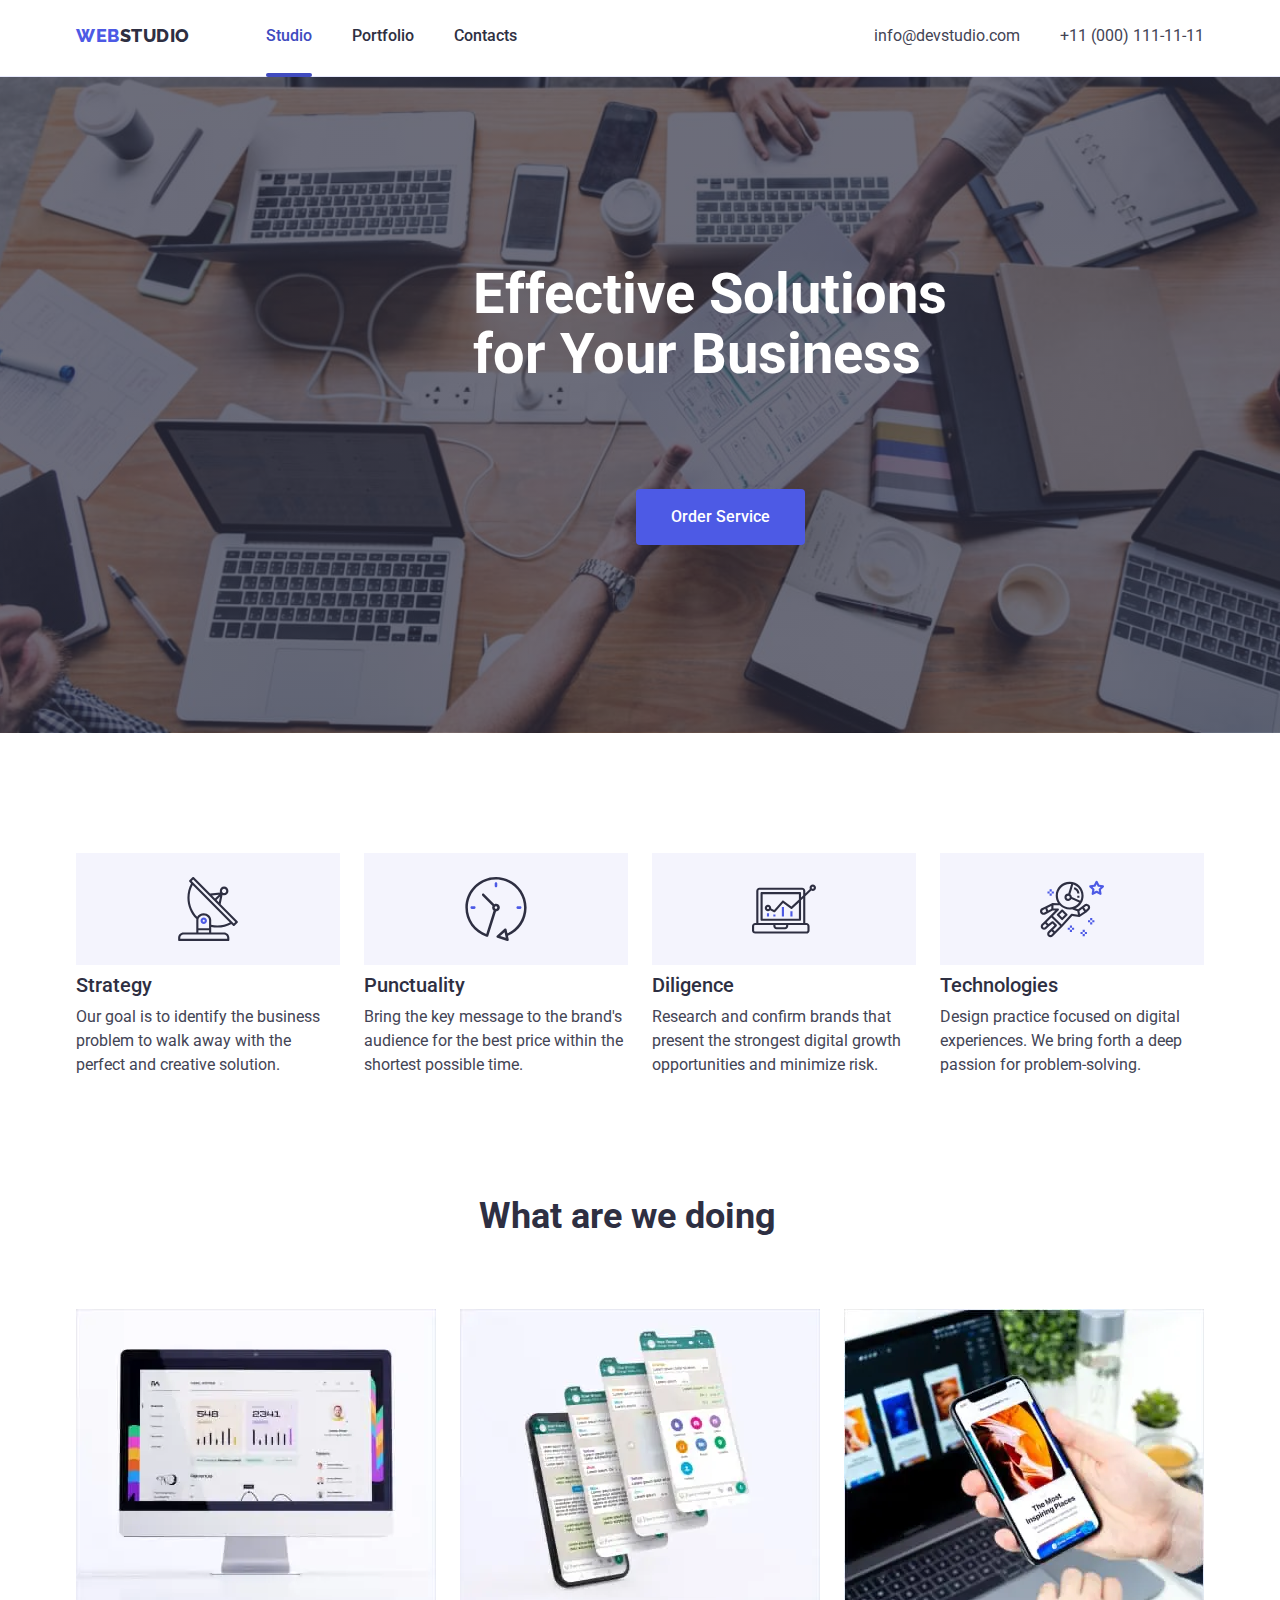
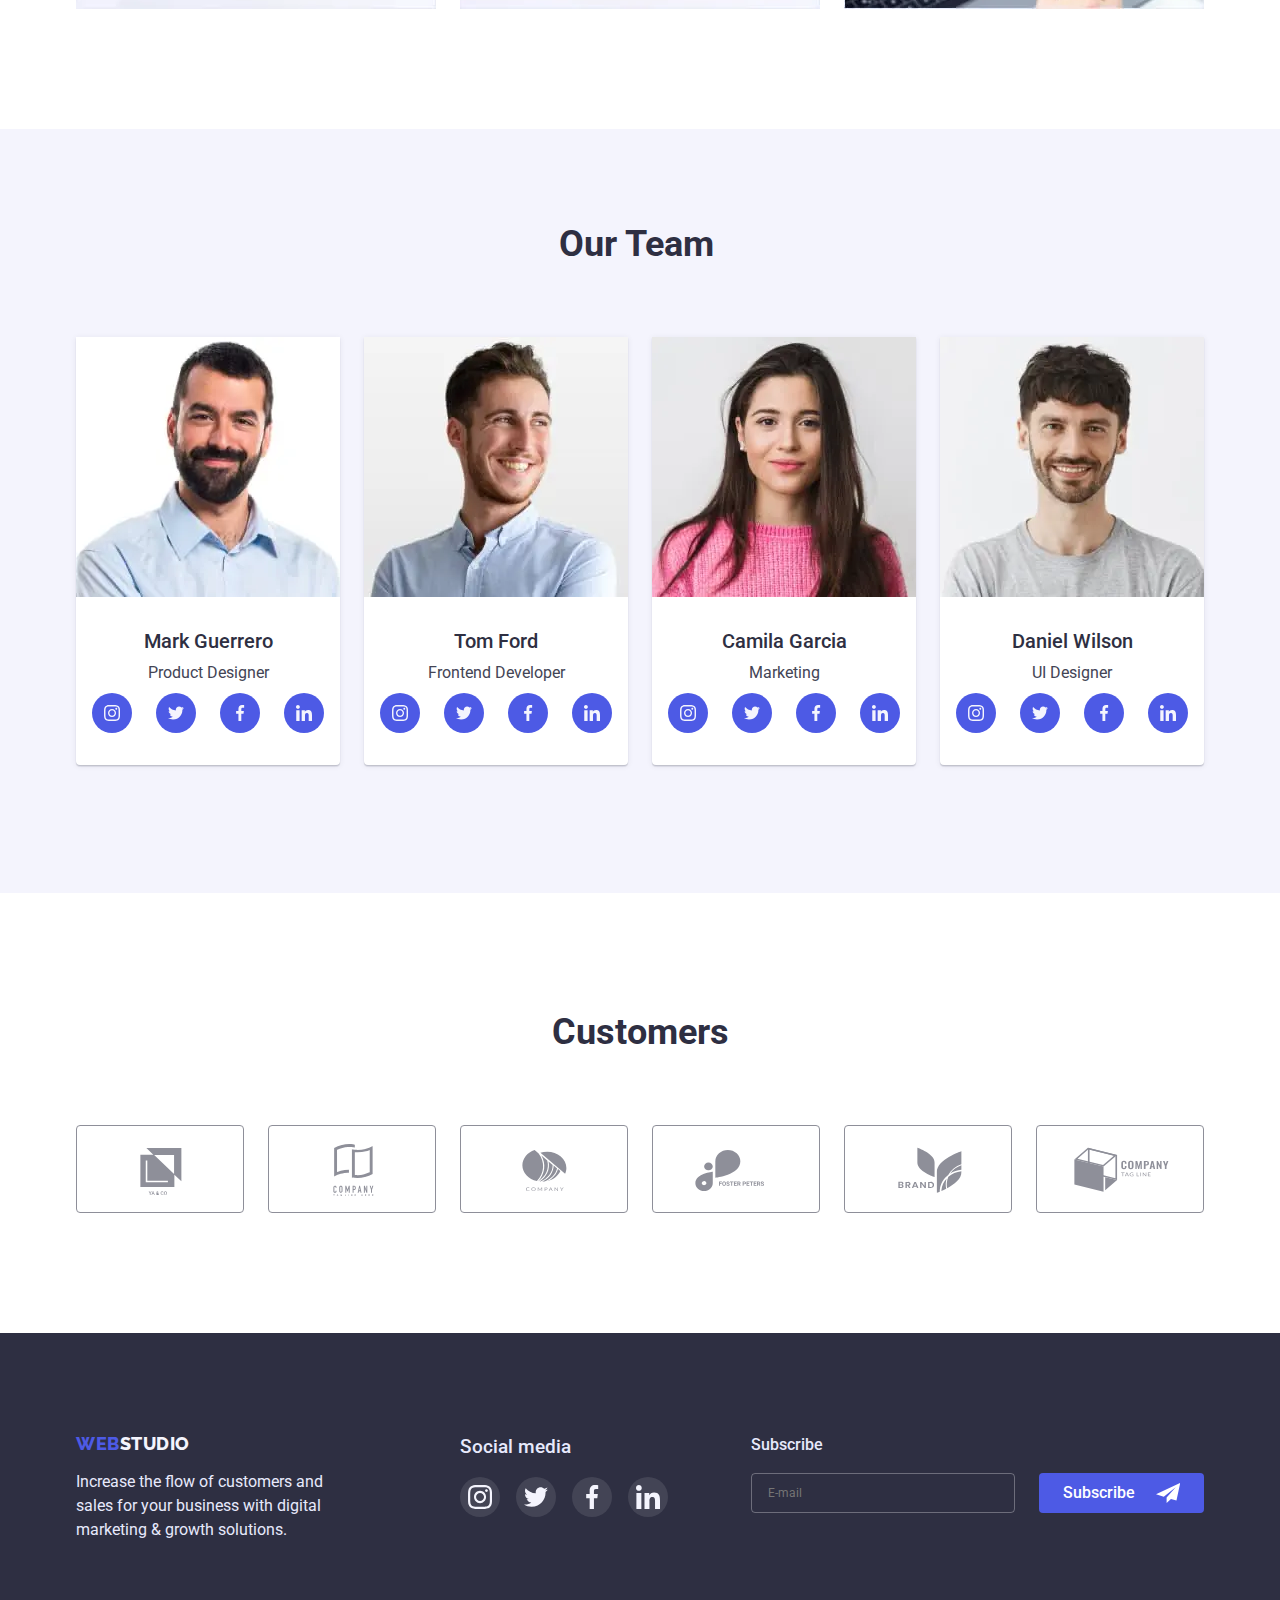
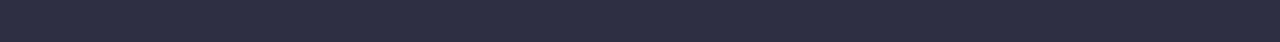
<file: index.html>
<!DOCTYPE html>
<html lang="en">
  <head>
    <meta charset="UTF-8" />
    <meta http-equiv="X-UA-Compatible" content="IE=edge" />
    <meta name="viewport" content="width=device-width, initial-scale=1.0" />
    <title>WebStudio</title>
    <link
      rel="stylesheet"
      href="https://cdn.jsdelivr.net/npm/modern-normalize@1.1.0/modern-normalize.min.css"
    />
    <link rel="preconnect" href="https://fonts.googleapis.com" />
    <link rel="preconnect" href="https://fonts.gstatic.com" crossorigin />
    <link
      href="https://fonts.googleapis.com/css2?family=Raleway:wght@800&family=Roboto:wght@400;500;700&display=swap"
      rel="stylesheet"
    />
    <link rel="stylesheet" href="./css/styles.css" />
    <link rel="stylesheet" href="./css/mobile.css" />
    <link rel="stylesheet" href="./css/tablet.css" />
    <link rel="stylesheet" href="./css/desktop.css" />
  </head>
  <body>
    <header class="header-section">
      <div class="container header">
        <nav class="navigation">
          <a class="logo-hdr logo" href="./index.html"
            ><span class="accent-logo">Web</span>Studio</a
          >
          <ul class="menu list">
            <li class="menu-item">
              <a href="./index.html" class="link menu-item-link current">Studio</a>
            </li>
            <li class="menu-item">
              <a href="./portfolio.html" class="link menu-item-link">Portfolio</a>
            </li>
            <li class="menu-item">
              <a href="#" class="link menu-item-link">Contacts</a>
            </li>
          </ul>
        </nav>

        <address>
          <ul class="contacts list">
            <li class="contact-item">
              <a href="mailto:info@devstudio.com" class="link contact-item-link">
                info@devstudio.com</a
              >
            </li>
            <li class="contact-item">
              <a href="tel:+110001111111" class="link contact-item-link"> +11 (000) 111-11-11</a>
            </li>
          </ul>
        </address>

        <button
          type="button"
          class="mobile-menu-btn js-open-menu"
          aria-expanded="false"
          aria-controls="mobile-menu"
        >
          <svg class="mobile-menu-icon">
            <use href="./images/icons.svg#icon-burger"></use>
          </svg>
        </button>
      </div>

      <div class="mobile-menu js-menu-container" id="mobile-menu">
        <div class="mobile-menu-container">
          <button class="mobile-menu-close-btn js-close-menu" type="button">
            <svg class="mobile-menu-close-icon">
              <use href="./images/icons.svg#icon-close"></use>
            </svg>
          </button>

          <nav class="mobile-menu-navigation">
            <ul class="mobile-menu-list list">
              <li class="mobile-menu-item">
                <a href="./index.html" class="link mobile-menu-item-link">Studio</a>
              </li>
              <li class="mobile-menu-item">
                <a href="./portfolio.html" class="link mobile-menu-item-link">Portfolio</a>
              </li>
              <li class="mobile-menu-item">
                <a href="#" class="link mobile-menu-item-link current">Contacts</a>
              </li>
            </ul>
          </nav>

          <address class="mobile-menu-contacts">
            <ul class="mobile-menu-contact-list list">
              <li class="mobile-menu-contact-item">
                <a href="tel:+110001111111" class="link mobile-menu-tel-link"
                  >+11 (000) 111-11-11</a
                >
              </li>
              <li class="mobile-menu-contact-item">
                <a href="mailto:info@devstudio.com" class="link mobile-menu-email-link">
                  info@devstudio.com</a
                >
              </li>
            </ul>
          </address>

          <ul class="mobile-menu-soc-list list">
            <li class="mobile-menu-soc-list-item">
              <a href="#" class="mobile-menu-soc-link link">
                <svg class="mobile-menu-soc-icon">
                  <use href="./images/icons.svg#icon-instagram"></use>
                </svg>
              </a>
            </li>
            <li class="mobile-menu-soc-list-item">
              <a href="#" class="mobile-menu-soc-link link">
                <svg class="mobile-menu-soc-icon">
                  <use href="./images/icons.svg#icon-twitter"></use>
                </svg>
              </a>
            </li>
            <li class="mobile-menu-soc-list-item">
              <a href="#" class="mobile-menu-soc-link link">
                <svg class="mobile-menu-soc-icon">
                  <use href="./images/icons.svg#icon-facebook"></use>
                </svg>
              </a>
            </li>
            <li class="mobile-menu-soc-list-item">
              <a href="#" class="mobile-menu-soc-link link">
                <svg class="mobile-menu-soc-icon">
                  <use href="./images/icons.svg#icon-linkedin"></use>
                </svg>
              </a>
            </li>
          </ul>
        </div>
      </div>
    </header>

    <main>
      <!-- Hero Section -->
      <section class="hero">
        <div class="container">
          <h1 class="title hero-title">Effective Solutions for Your Business</h1>
          <button class="modal-btn btn" data-modal-open type="button">Order Service</button>
        </div>
      </section>

      <!-- Features Section -->
      <section class="features-section">
        <div class="container">
          <h2 class="visually-hidden">Our Features</h2>
          <ul class="features-list list">
            <li class="feature-item">
              <div class="feature-item-icon-bcg">
                <svg class="feature-item-icon">
                  <use href="./images/icons.svg#icon-antenna"></use>
                </svg>
              </div>
              <h3 class="feature-item-title">Strategy</h3>
              <p class="feature-item-descr">
                Our goal is to identify the business problem to walk away with the perfect and
                creative solution.
              </p>
            </li>
            <li class="feature-item">
              <div class="feature-item-icon-bcg">
                <svg class="feature-item-icon">
                  <use href="./images/icons.svg#icon-clock"></use>
                </svg>
              </div>
              <h3 class="feature-item-title">Punctuality</h3>
              <p class="feature-item-descr">
                Bring the key message to the brand's audience for the best price within the shortest
                possible time.
              </p>
            </li>
            <li class="feature-item">
              <div class="feature-item-icon-bcg">
                <svg class="feature-item-icon">
                  <use href="./images/icons.svg#icon-diagram"></use>
                </svg>
              </div>
              <h3 class="feature-item-title">Diligence</h3>
              <p class="feature-item-descr">
                Research and confirm brands that present the strongest digital growth opportunities
                and minimize risk.
              </p>
            </li>
            <li class="feature-item">
              <div class="feature-item-icon-bcg">
                <svg class="feature-item-icon">
                  <use href="./images/icons.svg#icon-astronaut"></use>
                </svg>
              </div>
              <h3 class="feature-item-title">Technologies</h3>
              <p class="feature-item-descr">
                Design practice focused on digital experiences. We bring forth a deep passion for
                problem-solving.
              </p>
            </li>
          </ul>
        </div>
      </section>

      <!-- Service Section -->
      <section class="service-section section">
        <div class="container">
          <h2 class="title service-title">What are we doing</h2>
          <ul class="service-list list">
            <li class="service-item">
              <picture>
                <source srcset="./images/pc.webp 1x, ./images/pc-2x.webp 2x" type="image/webp" />
                <source srcset="./images/pc.jpg 1x, ./images/pc-2x.jpg 2x" type="image/jpeg" />
                <img src="./images/pc.jpg" alt="iMac" width="360" height="300" />
              </picture>
            </li>
            <li class="service-item">
              <picture>
                <source
                  srcset="./images/messenger.webp 1x, ./images/messenger-2x.webp 2x"
                  type="image/webp"
                />
                <source
                  srcset="./images/messenger.jpg 1x, ./images/messenger-2x.jpg 2x"
                  type="image/jpeg"
                />
                <img src="./images/messenger.jpg" alt="WhatsApp" width="360" height="300" />
              </picture>
            </li>
            <li class="service-item">
              <picture>
                <source srcset="./images/app.webp 1x, ./images/app-2x.webp 2x" type="image/webp" />
                <source srcset="./images/app.jpg 1x, ./images/app-2x.jpg 2x" type="image/jpeg" />
                <img src="./images/app.jpg" alt="iPhone and laptop" width="360" height="300" />
              </picture>
            </li>
          </ul>
        </div>
      </section>

      <!-- Team Section -->
      <section class="team-section">
        <div class="container">
          <h2 class="title team-title">Our Team</h2>
          <ul class="team-list list">
            <li class="team-mmbr">
              <picture>
                <source
                  srcset="./images/product-designer.webp 1x, ./images/product-designer-2x.webp 2x"
                  type="image/webp"
                />
                <source
                  srcset="./images/product-designer.jpg 1x, ./images/product-designer-2x.jpg 2x"
                  type="image/jpeg"
                />
                <img
                  src="./images/product-designer.jpg"
                  alt="Product Designer"
                  width="264"
                  height="260"
                />
              </picture>
              <div class="team-mmbr-descr">
                <h3 class="team-mmbr-name">Mark Guerrero</h3>
                <p class="team-mmbr-psn">Product Designer</p>
                <ul class="team-mmbr-soc-list list">
                  <li class="team-mmbr-soc-item">
                    <a href="" class="team-mmbr-soc-link link">
                      <svg class="team-mmbr-soc-icon">
                        <use href="./images/icons.svg#icon-instagram"></use>
                      </svg>
                    </a>
                  </li>
                  <li class="team-mmbr-soc-item">
                    <a href="" class="team-mmbr-soc-link link">
                      <svg class="team-mmbr-soc-icon">
                        <use href="./images/icons.svg#icon-twitter"></use>
                      </svg>
                    </a>
                  </li>
                  <li class="team-mmbr-soc-item">
                    <a href="" class="team-mmbr-soc-link link">
                      <svg class="team-mmbr-soc-icon">
                        <use href="./images/icons.svg#icon-facebook"></use>
                      </svg>
                    </a>
                  </li>
                  <li class="team-mmbr-soc-item">
                    <a href="" class="team-mmbr-soc-link link">
                      <svg class="team-mmbr-soc-icon">
                        <use href="./images/icons.svg#icon-linkedin"></use>
                      </svg>
                    </a>
                  </li>
                </ul>
              </div>
            </li>
            <li class="team-mmbr">
              <picture>
                <source
                  srcset="
                    ./images/frontend-developer.webp    1x,
                    ./images/frontend-developer-2x.webp 2x
                  "
                  type="image/webp"
                />
                <source
                  srcset="./images/frontend-developer.jpg 1x, ./images/frontend-developer-2x.jpg 2x"
                  type="image/jpeg"
                />
                <img
                  src="./images/frontend-developer.jpg"
                  alt="Frontend Developer"
                  width="264"
                  height="260"
                />
              </picture>
              <div class="team-mmbr-descr">
                <h3 class="team-mmbr-name">Tom Ford</h3>
                <p class="team-mmbr-psn">Frontend Developer</p>
                <ul class="team-mmbr-soc-list list">
                  <li class="team-mmbr-soc-item">
                    <a href="" class="team-mmbr-soc-link link">
                      <svg class="team-mmbr-soc-icon">
                        <use href="./images/icons.svg#icon-instagram"></use>
                      </svg>
                    </a>
                  </li>
                  <li class="team-mmbr-soc-item">
                    <a href="" class="team-mmbr-soc-link link">
                      <svg class="team-mmbr-soc-icon">
                        <use href="./images/icons.svg#icon-twitter"></use>
                      </svg>
                    </a>
                  </li>
                  <li class="team-mmbr-soc-item">
                    <a href="" class="team-mmbr-soc-link link">
                      <svg class="team-mmbr-soc-icon">
                        <use href="./images/icons.svg#icon-facebook"></use>
                      </svg>
                    </a>
                  </li>
                  <li class="team-mmbr-soc-item">
                    <a href="" class="team-mmbr-soc-link link">
                      <svg class="team-mmbr-soc-icon">
                        <use href="./images/icons.svg#icon-linkedin"></use>
                      </svg>
                    </a>
                  </li>
                </ul>
              </div>
            </li>
            <li class="team-mmbr">
              <picture>
                <source
                  srcset="./images/marketing.webp 1x, ./images/marketing-2x.webp 2x"
                  type="image/webp"
                />
                <source
                  srcset="./images/marketing.jpg 1x, ./images/marketing-2x.jpg 2x"
                  type="image/jpeg"
                />
                <img src="./images/marketing.jpg" alt="Marketing" width="264" height="260" />
              </picture>
              <div class="team-mmbr-descr">
                <h3 class="team-mmbr-name">Camila Garcia</h3>
                <p class="team-mmbr-psn">Marketing</p>
                <ul class="team-mmbr-soc-list list">
                  <li class="team-mmbr-soc-item">
                    <a href="" class="team-mmbr-soc-link link">
                      <svg class="team-mmbr-soc-icon">
                        <use href="./images/icons.svg#icon-instagram"></use>
                      </svg>
                    </a>
                  </li>
                  <li class="team-mmbr-soc-item">
                    <a href="" class="team-mmbr-soc-link link">
                      <svg class="team-mmbr-soc-icon">
                        <use href="./images/icons.svg#icon-twitter"></use>
                      </svg>
                    </a>
                  </li>
                  <li class="team-mmbr-soc-item">
                    <a href="" class="team-mmbr-soc-link link">
                      <svg class="team-mmbr-soc-icon">
                        <use href="./images/icons.svg#icon-facebook"></use>
                      </svg>
                    </a>
                  </li>
                  <li class="team-mmbr-soc-item">
                    <a href="" class="team-mmbr-soc-link link">
                      <svg class="team-mmbr-soc-icon">
                        <use href="./images/icons.svg#icon-linkedin"></use>
                      </svg>
                    </a>
                  </li>
                </ul>
              </div>
            </li>
            <li class="team-mmbr">
              <picture>
                <source
                  srcset="./images/ui-designer.webp 1x, ./images/ui-designer-2x.webp 2x"
                  type="image/webp"
                />
                <source
                  srcset="./images/ui-designer.jpg 1x, ./images/ui-designer-2x.jpg 2x"
                  type="image/jpeg"
                />
                <img src="./images/ui-designer.jpg" alt="UI Designer" width="264" height="260" />
              </picture>
              <div class="team-mmbr-descr">
                <h3 class="team-mmbr-name">Daniel Wilson</h3>
                <p class="team-mmbr-psn">UI Designer</p>
                <ul class="team-mmbr-soc-list list">
                  <li class="team-mmbr-soc-item">
                    <a href="" class="team-mmbr-soc-link link">
                      <svg class="team-mmbr-soc-icon">
                        <use href="./images/icons.svg#icon-instagram"></use>
                      </svg>
                    </a>
                  </li>
                  <li class="team-mmbr-soc-item">
                    <a href="" class="team-mmbr-soc-link link">
                      <svg class="team-mmbr-soc-icon">
                        <use href="./images/icons.svg#icon-twitter"></use>
                      </svg>
                    </a>
                  </li>
                  <li class="team-mmbr-soc-item">
                    <a href="" class="team-mmbr-soc-link link">
                      <svg class="team-mmbr-soc-icon">
                        <use href="./images/icons.svg#icon-facebook"></use>
                      </svg>
                    </a>
                  </li>
                  <li class="team-mmbr-soc-item">
                    <a href="" class="team-mmbr-soc-link link">
                      <svg class="team-mmbr-soc-icon">
                        <use href="./images/icons.svg#icon-linkedin"></use>
                      </svg>
                    </a>
                  </li>
                </ul>
              </div>
            </li>
          </ul>
        </div>
      </section>

      <!-- Customers Section -->
      <section class="customers-section">
        <div class="container">
          <h2 class="title customers-title">Customers</h2>
          <ul class="customers-list list">
            <li class="customer-item">
              <a href="" class="customer-link link">
                <svg class="customer-icon">
                  <use href="./images/icons.svg#icon-logo-1"></use>
                </svg>
              </a>
            </li>
            <li class="customer-item">
              <a href="" class="customer-link link">
                <svg class="customer-icon">
                  <use href="./images/icons.svg#icon-logo-2"></use>
                </svg>
              </a>
            </li>
            <li class="customer-item">
              <a href="" class="customer-link link">
                <svg class="customer-icon">
                  <use href="./images/icons.svg#icon-logo-3"></use>
                </svg>
              </a>
            </li>
            <li class="customer-item">
              <a href="" class="customer-link link">
                <svg class="customer-icon">
                  <use href="./images/icons.svg#icon-logo-4"></use>
                </svg>
              </a>
            </li>
            <li class="customer-item">
              <a href="" class="customer-link link">
                <svg class="customer-icon">
                  <use href="./images/icons.svg#icon-logo-5"></use>
                </svg>
              </a>
            </li>
            <li class="customer-item">
              <a href="" class="customer-link link">
                <svg class="customer-icon">
                  <use href="./images/icons.svg#icon-logo-6"></use>
                </svg>
              </a>
            </li>
          </ul>
        </div>
      </section>
    </main>

    <footer class="footer">
      <div class="container footer-content">
        <div class="footer-info">
          <a class="logo-ftr logo" href="./index.html"
            ><span class="accent-logo">Web</span>Studio</a
          >
          <p>
            Increase the flow of customers and sales for your business with digital marketing &
            growth solutions.
          </p>
        </div>
        <div class="footer-soc">
          <h3 class="footer-soc-title">Social media</h3>
          <ul class="footer-soc-list list">
            <li class="footer-soc-item">
              <a href="" class="footer-soc-link link">
                <svg class="footer-soc-icon">
                  <use href="./images/icons.svg#icon-instagram"></use>
                </svg>
              </a>
            </li>
            <li class="footer-soc-item">
              <a href="" class="footer-soc-link link">
                <svg class="footer-soc-icon">
                  <use href="./images/icons.svg#icon-twitter"></use>
                </svg>
              </a>
            </li>
            <li class="footer-soc-item">
              <a href="" class="footer-soc-link link">
                <svg class="footer-soc-icon">
                  <use href="./images/icons.svg#icon-facebook"></use>
                </svg>
              </a>
            </li>
            <li class="footer-soc-item">
              <a href="" class="footer-soc-link link">
                <svg class="footer-soc-icon">
                  <use href="./images/icons.svg#icon-linkedin"></use>
                </svg>
              </a>
            </li>
          </ul>
        </div>
        <form class="footer-form">
          <label>
            <span class="footer-form-label">Subscribe</span>
            <input
              type="email"
              name="subscribe-user-email"
              class="footer-form-input"
              placeholder="E-mail"
              required
            />
          </label>
          <button type="submit" class="footer-form-btn">
            Subscribe
            <svg class="footer-btn-icon">
              <use href="./images/icons.svg#icon-send"></use>
            </svg>
          </button>
        </form>
      </div>
    </footer>

    <div class="backdrop is-hidden" data-modal>
      <div class="modal">
        <button class="modal-close" data-modal-close type="button">
          <svg class="modal-close-icon">
            <use href="./images/icons.svg#icon-close"></use>
          </svg>
        </button>

        <p class="modal-form-title">Leave your contacts and we will call you back</p>
        <form class="modal-form">
          <label class="modal-input-field">
            <span class="modal-input-text">Name</span>
            <span class="modal-input-wrapper">
              <input type="text" name="user-name" class="modal-input" required />
              <svg class="modal-input-icon person">
                <use href="./images/icons.svg#icon-person"></use>
              </svg>
            </span>
          </label>

          <label class="modal-input-field">
            <span class="modal-input-text">Phone</span>
            <span class="modal-input-wrapper">
              <input type="tel" name="user-phone-number" class="modal-input" required />
              <svg class="modal-input-icon phone">
                <use href="./images/icons.svg#icon-phone"></use>
              </svg>
            </span>
          </label>

          <label class="modal-input-field">
            <span class="modal-input-text">Email</span>
            <span class="modal-input-wrapper">
              <input type="email" name="user-email" class="modal-input" required />
              <svg class="modal-input-icon envelop">
                <use href="./images/icons.svg#icon-envelop"></use>
              </svg>
            </span>
          </label>

          <label class="modal-comment-field">
            <span class="modal-comment-text">Comment</span>
            <textarea name="comment" placeholder="Text input" class="modal-comment"></textarea>
          </label>

          <input
            type="checkbox"
            id="modal-check-box"
            name="user-policy"
            class="modal-check visually-hidden"
            required
          />
          <label for="modal-check-box" class="modal-check-desc">
            <span class="modal-check-box-wrapper">
              <svg class="modal-check-box-icon">
                <use href="./images/icons.svg#icon-check"></use>
              </svg>
            </span>
            I accept the terms and conditions of the <a class="privacy-link">Privacy Policy</a>
          </label>

          <button type="submit" class="sbmt-btn btn">Send</button>
        </form>
      </div>
    </div>

    <script src="./js/mobile-menu.js"></script>
    <script src="./js/modal.js"></script>
  </body>
</html>
</file>
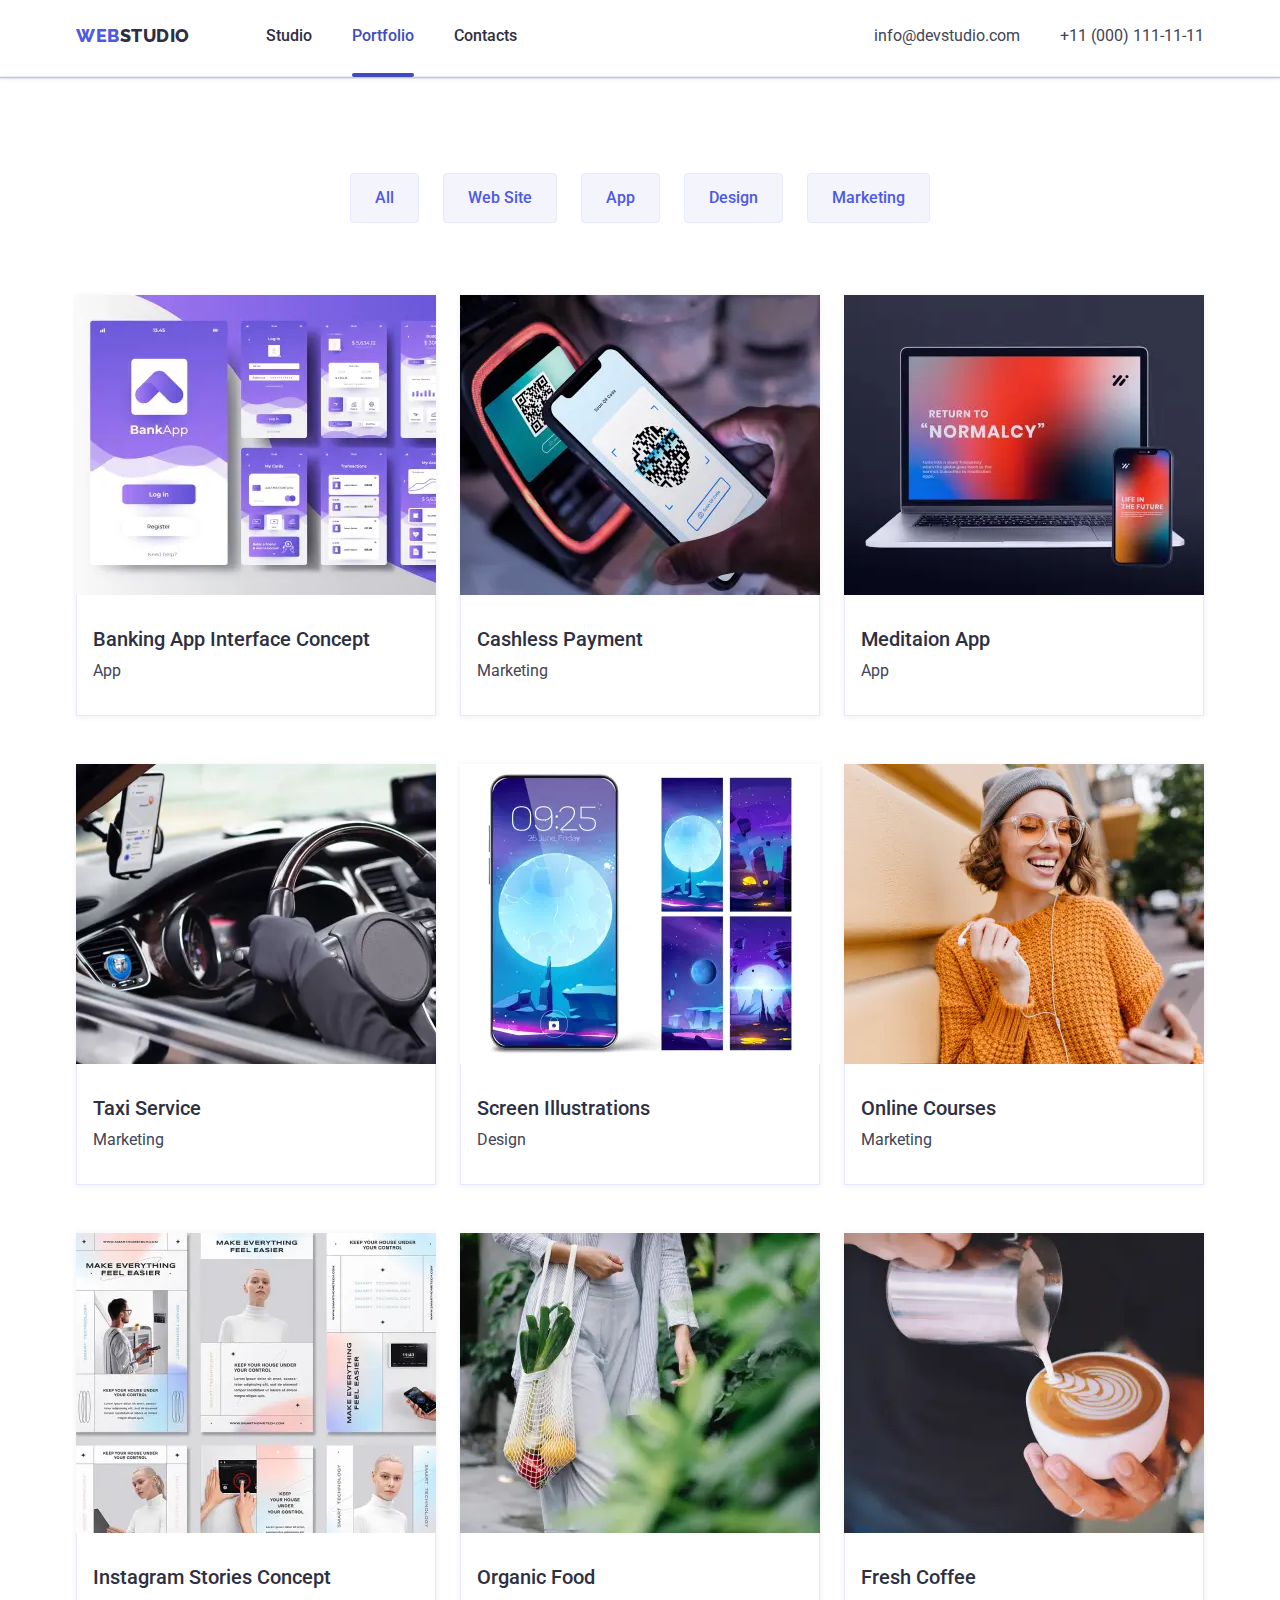
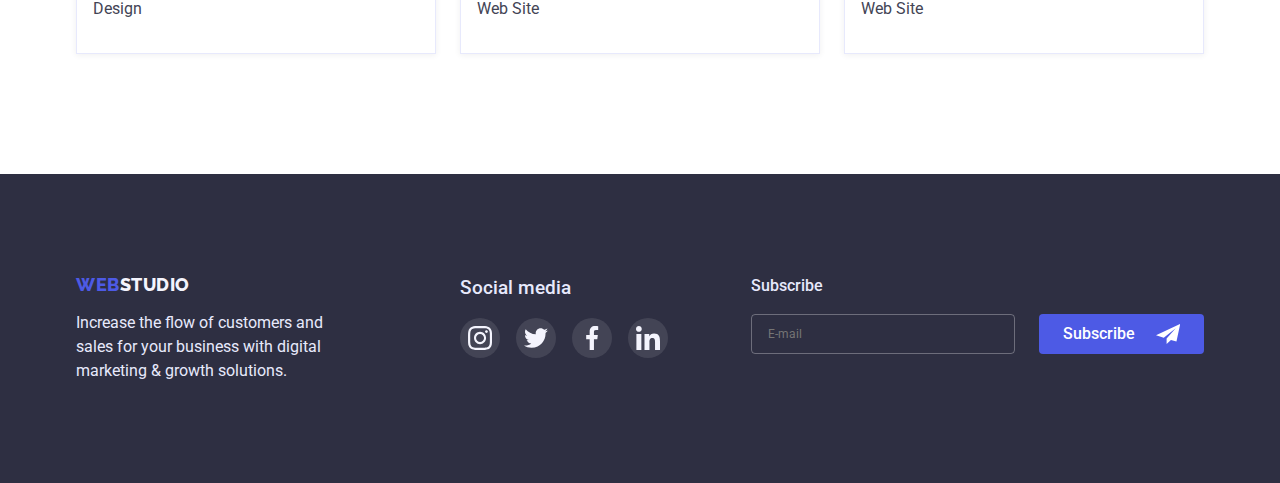
<file: portfolio.html>
<!DOCTYPE html>
<html lang="en">
  <head>
    <meta charset="UTF-8" />
    <meta http-equiv="X-UA-Compatible" content="IE=edge" />
    <meta name="viewport" content="width=device-width, initial-scale=1.0" />
    <title>Portfolio</title>
    <link
      rel="stylesheet"
      href="https://cdn.jsdelivr.net/npm/modern-normalize@1.1.0/modern-normalize.min.css"
    />
    <link rel="preconnect" href="https://fonts.googleapis.com" />
    <link rel="preconnect" href="https://fonts.gstatic.com" crossorigin />
    <link
      href="https://fonts.googleapis.com/css2?family=Raleway:wght@800&family=Roboto:wght@400;500;700&display=swap"
      rel="stylesheet"
    />
    <link rel="stylesheet" href="./css/styles.css" />
    <link rel="stylesheet" href="./css/mobile.css" />
    <link rel="stylesheet" href="./css/tablet.css" />
    <link rel="stylesheet" href="./css/desktop.css" />
  </head>
  <body>
    <header class="header-section">
      <div class="container header">
        <nav class="navigation">
          <a class="logo-hdr logo" href="./index.html"
            ><span class="accent-logo">Web</span>Studio</a
          >
          <ul class="menu list">
            <li class="menu-item">
              <a href="./index.html" class="link menu-item-link">Studio</a>
            </li>
            <li class="menu-item">
              <a href="./portfolio.html" class="link menu-item-link current">Portfolio</a>
            </li>
            <li class="menu-item">
              <a href="#" class="link menu-item-link">Contacts</a>
            </li>
          </ul>
        </nav>

        <address>
          <ul class="contacts list">
            <li class="contact-item">
              <a href="mailto:info@devstudio.com" class="link contact-item-link">
                info@devstudio.com</a
              >
            </li>
            <li class="contact-item">
              <a href="tel:+110001111111" class="link contact-item-link"> +11 (000) 111-11-11</a>
            </li>
          </ul>
        </address>

        <button
          type="button"
          class="mobile-menu-btn js-open-menu"
          aria-expanded="false"
          aria-controls="mobile-menu"
        >
          <svg class="mobile-menu-icon">
            <use href="./images/icons.svg#icon-burger"></use>
          </svg>
        </button>
      </div>

      <div class="mobile-menu js-menu-container" id="mobile-menu">
        <div class="mobile-menu-container">
          <button class="mobile-menu-close-btn js-close-menu" type="button">
            <svg class="mobile-menu-close-icon">
              <use href="./images/icons.svg#icon-close"></use>
            </svg>
          </button>

          <nav class="mobile-menu-navigation">
            <ul class="mobile-menu-list list">
              <li class="mobile-menu-item">
                <a href="./index.html" class="link mobile-menu-item-link">Studio</a>
              </li>
              <li class="mobile-menu-item">
                <a href="./portfolio.html" class="link mobile-menu-item-link">Portfolio</a>
              </li>
              <li class="mobile-menu-item">
                <a href="#" class="link mobile-menu-item-link current">Contacts</a>
              </li>
            </ul>
          </nav>

          <address class="mobile-menu-contacts">
            <ul class="mobile-menu-contact-list list">
              <li class="mobile-menu-contact-item">
                <a href="tel:+110001111111" class="link mobile-menu-tel-link"
                  >+11 (000) 111-11-11</a
                >
              </li>
              <li class="mobile-menu-contact-item">
                <a href="mailto:info@devstudio.com" class="link mobile-menu-email-link">
                  info@devstudio.com</a
                >
              </li>
            </ul>
          </address>

          <ul class="mobile-menu-soc-list list">
            <li class="mobile-menu-soc-list-item">
              <a href="#" class="mobile-menu-soc-link link">
                <svg class="mobile-menu-soc-icon">
                  <use href="./images/icons.svg#icon-instagram"></use>
                </svg>
              </a>
            </li>
            <li class="mobile-menu-soc-list-item">
              <a href="#" class="mobile-menu-soc-link link">
                <svg class="mobile-menu-soc-icon">
                  <use href="./images/icons.svg#icon-twitter"></use>
                </svg>
              </a>
            </li>
            <li class="mobile-menu-soc-list-item">
              <a href="#" class="mobile-menu-soc-link link">
                <svg class="mobile-menu-soc-icon">
                  <use href="./images/icons.svg#icon-facebook"></use>
                </svg>
              </a>
            </li>
            <li class="mobile-menu-soc-list-item">
              <a href="#" class="mobile-menu-soc-link link">
                <svg class="mobile-menu-soc-icon">
                  <use href="./images/icons.svg#icon-linkedin"></use>
                </svg>
              </a>
            </li>
          </ul>
        </div>
      </div>
    </header>

    <main>
      <section class="portfolio-section">
        <div class="container">
          <h1 class="visually-hidden">Our projects</h1>
          <ul class="filter list">
            <li class="filter-item">
              <button class="filter-btn" type="button">All</button>
            </li>
            <li class="filter-item">
              <button class="filter-btn" type="button">Web Site</button>
            </li>
            <li class="filter-item">
              <button class="filter-btn" type="button">App</button>
            </li>
            <li class="filter-item">
              <button class="filter-btn" type="button">Design</button>
            </li>
            <li class="filter-item">
              <button class="filter-btn" type="button">Marketing</button>
            </li>
          </ul>

          <ul class="project-list list">
            <li class="project-item">
              <a href="" class="project-item-link">
                <div class="project-item-wrap">
                  <picture>
                    <source
                      srcset="
                        ./images/bankapp-356.webp 356w,
                        ./images/bankapp-360.webp 360w,
                        ./images/bankapp-396.webp 396w,
                        ./images/bankapp-712.webp 712w,
                        ./images/bankapp-720.webp 720w,
                        ./images/bankapp-792.webp 792w
                      "
                      sizes="(min-width: 1200px) 360px, (min-width: 768px) 356px, (min-width: 480px) 396px, 100vw"
                      type="image/webp"
                    />
                    <source
                      srcset="
                        ./images/bankapp-356.jpg 356w,
                        ./images/bankapp-360.jpg 360w,
                        ./images/bankapp-396.jpg 396w,
                        ./images/bankapp-712.jpg 712w,
                        ./images/bankapp-720.jpg 720w,
                        ./images/bankapp-792.jpg 792w
                      "
                      sizes="(min-width: 1200px) 360px, (min-width: 768px) 356px, (min-width: 480px) 396px, 100vw"
                      type="image/jpeg"
                    />
                    <img src="./images/bankapp-360.jpg" alt="Banking App Interface Concept" />
                  </picture>
                  <p class="overlay-text">
                    14 Stylish and User-Friendly App Design Concepts · Task Manager App · Calorie
                    Tracker App · Exotic Fruit Ecommerce App · Cloud Storage App
                  </p>
                </div>
                <div class="project-item-descr">
                  <h2 class="project-item-name">Banking App Interface Concept</h2>
                  <p class="project-item-text">App</p>
                </div></a
              >
            </li>
            <li class="project-item">
              <a href="" class="project-item-link">
                <div class="project-item-wrap">
                  <picture>
                    <source
                      srcset="
                        ./images/cashless-payment-356.webp 356w,
                        ./images/cashless-payment-360.webp 360w,
                        ./images/cashless-payment-396.webp 396w,
                        ./images/cashless-payment-712.webp 712w,
                        ./images/cashless-payment-720.webp 720w,
                        ./images/cashless-payment-792.webp 792w
                      "
                      sizes="(min-width: 1200px) 360px, (min-width: 768px) 356px, (min-width: 480px) 396px, 100vw"
                      type="image/webp"
                    />
                    <source
                      srcset="
                        ./images/cashless-payment-356.jpg 356w,
                        ./images/cashless-payment-360.jpg 360w,
                        ./images/cashless-payment-396.jpg 396w,
                        ./images/cashless-payment-712.jpg 712w,
                        ./images/cashless-payment-720.jpg 720w,
                        ./images/cashless-payment-792.jpg 792w
                      "
                      sizes="(min-width: 1200px) 360px, (min-width: 768px) 356px, (min-width: 480px) 396px, 100vw"
                      type="image/jpeg"
                    />
                    <img src="./images/cashless-payment-360.jpg" alt="Cashless Payment" />
                  </picture>
                  <p class="overlay-text">
                    14 Stylish and User-Friendly App Design Concepts · Task Manager App · Calorie
                    Tracker App · Exotic Fruit Ecommerce App · Cloud Storage App
                  </p>
                </div>
                <div class="project-item-descr">
                  <h2 class="project-item-name">Cashless Payment</h2>
                  <p class="project-item-text">Marketing</p>
                </div></a
              >
            </li>
            <li class="project-item">
              <a href="" class="project-item-link">
                <div class="project-item-wrap">
                  <picture>
                    <source
                      srcset="
                        ./images/meditation-app-356.webp 356w,
                        ./images/meditation-app-360.webp 360w,
                        ./images/meditation-app-396.webp 396w,
                        ./images/meditation-app-712.webp 712w,
                        ./images/meditation-app-720.webp 720w,
                        ./images/meditation-app-792.webp 792w
                      "
                      sizes="(min-width: 1200px) 360px, (min-width: 768px) 356px, (min-width: 480px) 396px, 100vw"
                      type="image/webp"
                    />
                    <source
                      srcset="
                        ./images/meditation-app-356.jpg 356w,
                        ./images/meditation-app-360.jpg 360w,
                        ./images/meditation-app-396.jpg 396w,
                        ./images/meditation-app-712.jpg 712w,
                        ./images/meditation-app-720.jpg 720w,
                        ./images/meditation-app-792.jpg 792w
                      "
                      sizes="(min-width: 1200px) 360px, (min-width: 768px) 356px, (min-width: 480px) 396px, 100vw"
                      type="image/jpeg"
                    />
                    <img src="./images/meditation-app-360.jpg" alt="Meditaion App" />
                  </picture>
                  <p class="overlay-text">
                    14 Stylish and User-Friendly App Design Concepts · Task Manager App · Calorie
                    Tracker App · Exotic Fruit Ecommerce App · Cloud Storage App
                  </p>
                </div>
                <div class="project-item-descr">
                  <h2 class="project-item-name">Meditaion App</h2>
                  <p class="project-item-text">App</p>
                </div></a
              >
            </li>
            <li class="project-item">
              <a href="" class="project-item-link">
                <div class="project-item-wrap">
                  <picture>
                    <source
                      srcset="
                        ./images/taxi-service-356.webp 356w,
                        ./images/taxi-service-360.webp 360w,
                        ./images/taxi-service-396.webp 396w,
                        ./images/taxi-service-712.webp 712w,
                        ./images/taxi-service-720.webp 720w,
                        ./images/taxi-service-792.webp 792w
                      "
                      sizes="(min-width: 1200px) 360px, (min-width: 768px) 356px, (min-width: 480px) 396px, 100vw"
                      type="image/webp"
                    />
                    <source
                      srcset="
                        ./images/taxi-service-356.jpg 356w,
                        ./images/taxi-service-360.jpg 360w,
                        ./images/taxi-service-396.jpg 396w,
                        ./images/taxi-service-712.jpg 712w,
                        ./images/taxi-service-720.jpg 720w,
                        ./images/taxi-service-792.jpg 792w
                      "
                      sizes="(min-width: 1200px) 360px, (min-width: 768px) 356px, (min-width: 480px) 396px, 100vw"
                      type="image/jpeg"
                    />
                    <img src="./images/taxi-service-360.jpg" alt="Taxi Service" />
                  </picture>
                  <p class="overlay-text">
                    14 Stylish and User-Friendly App Design Concepts · Task Manager App · Calorie
                    Tracker App · Exotic Fruit Ecommerce App · Cloud Storage App
                  </p>
                </div>
                <div class="project-item-descr">
                  <h2 class="project-item-name">Taxi Service</h2>
                  <p class="project-item-text">Marketing</p>
                </div></a
              >
            </li>
            <li class="project-item">
              <a href="" class="project-item-link">
                <div class="project-item-wrap">
                  <picture>
                    <source
                      srcset="
                        ./images/screen-356.webp 356w,
                        ./images/screen-360.webp 360w,
                        ./images/screen-396.webp 396w,
                        ./images/screen-712.webp 712w,
                        ./images/screen-720.webp 720w,
                        ./images/screen-792.webp 792w
                      "
                      sizes="(min-width: 1200px) 360px, (min-width: 768px) 356px, (min-width: 480px) 396px, 100vw"
                      type="image/webp"
                    />
                    <source
                      srcset="
                        ./images/screen-356.jpg 356w,
                        ./images/screen-360.jpg 360w,
                        ./images/screen-396.jpg 396w,
                        ./images/screen-712.jpg 712w,
                        ./images/screen-720.jpg 720w,
                        ./images/screen-792.jpg 792w
                      "
                      sizes="(min-width: 1200px) 360px, (min-width: 768px) 356px, (min-width: 480px) 396px, 100vw"
                      type="image/jpeg"
                    />
                    <img src="./images/screen-360.jpg" alt="Screen Illustrations" />
                  </picture>
                  <p class="overlay-text">
                    14 Stylish and User-Friendly App Design Concepts · Task Manager App · Calorie
                    Tracker App · Exotic Fruit Ecommerce App · Cloud Storage App
                  </p>
                </div>
                <div class="project-item-descr">
                  <h2 class="project-item-name">Screen Illustrations</h2>
                  <p class="project-item-text">Design</p>
                </div></a
              >
            </li>
            <li class="project-item">
              <a href="" class="project-item-link">
                <div class="project-item-wrap">
                  <picture>
                    <source
                      srcset="
                        ./images/courses-356.webp 356w,
                        ./images/courses-360.webp 360w,
                        ./images/courses-396.webp 396w,
                        ./images/courses-712.webp 712w,
                        ./images/courses-720.webp 720w,
                        ./images/courses-792.webp 792w
                      "
                      sizes="(min-width: 1200px) 360px, (min-width: 768px) 356px, (min-width: 480px) 396px, 100vw"
                      type="image/webp"
                    />
                    <source
                      srcset="
                        ./images/courses-356.jpg 356w,
                        ./images/courses-360.jpg 360w,
                        ./images/courses-396.jpg 396w,
                        ./images/courses-712.jpg 712w,
                        ./images/courses-720.jpg 720w,
                        ./images/courses-792.jpg 792w
                      "
                      sizes="(min-width: 1200px) 360px, (min-width: 768px) 356px, (min-width: 480px) 396px, 100vw"
                      type="image/jpeg"
                    />
                    <img src="./images/courses-360.jpg" alt="Online Courses" />
                  </picture>
                  <p class="overlay-text">
                    14 Stylish and User-Friendly App Design Concepts · Task Manager App · Calorie
                    Tracker App · Exotic Fruit Ecommerce App · Cloud Storage App
                  </p>
                </div>
                <div class="project-item-descr">
                  <h2 class="project-item-name">Online Courses</h2>
                  <p class="project-item-text">Marketing</p>
                </div></a
              >
            </li>
            <li class="project-item">
              <a href="" class="project-item-link">
                <div class="project-item-wrap">
                  <picture>
                    <source
                      srcset="
                        ./images/instagram-stories-356.webp 356w,
                        ./images/instagram-stories-360.webp 360w,
                        ./images/instagram-stories-396.webp 396w,
                        ./images/instagram-stories-712.webp 712w,
                        ./images/instagram-stories-720.webp 720w,
                        ./images/instagram-stories-792.webp 792w
                      "
                      sizes="(min-width: 1200px) 360px, (min-width: 768px) 356px, (min-width: 480px) 396px, 100vw"
                      type="image/webp"
                    />
                    <source
                      srcset="
                        ./images/instagram-stories-356.jpg 356w,
                        ./images/instagram-stories-360.jpg 360w,
                        ./images/instagram-stories-396.jpg 396w,
                        ./images/instagram-stories-712.jpg 712w,
                        ./images/instagram-stories-720.jpg 720w,
                        ./images/instagram-stories-792.jpg 792w
                      "
                      sizes="(min-width: 1200px) 360px, (min-width: 768px) 356px, (min-width: 480px) 396px, 100vw"
                      type="image/jpeg"
                    />
                    <img src="./images/instagram-stories-360.jpg" alt="Instagram Stories Concept" />
                  </picture>
                  <p class="overlay-text">
                    14 Stylish and User-Friendly App Design Concepts · Task Manager App · Calorie
                    Tracker App · Exotic Fruit Ecommerce App · Cloud Storage App
                  </p>
                </div>
                <div class="project-item-descr">
                  <h2 class="project-item-name">Instagram Stories Concept</h2>
                  <p class="project-item-text">Design</p>
                </div></a
              >
            </li>
            <li class="project-item">
              <a href="" class="project-item-link">
                <div class="project-item-wrap">
                  <picture>
                    <source
                      srcset="
                        ./images/organic-food-356.webp 356w,
                        ./images/organic-food-360.webp 360w,
                        ./images/organic-food-396.webp 396w,
                        ./images/organic-food-712.webp 712w,
                        ./images/organic-food-720.webp 720w,
                        ./images/organic-food-792.webp 792w
                      "
                      sizes="(min-width: 1200px) 360px, (min-width: 768px) 356px, (min-width: 480px) 396px, 100vw"
                      type="image/webp"
                    />
                    <source
                      srcset="
                        ./images/organic-food-356.jpg 356w,
                        ./images/organic-food-360.jpg 360w,
                        ./images/organic-food-396.jpg 396w,
                        ./images/organic-food-712.jpg 712w,
                        ./images/organic-food-720.jpg 720w,
                        ./images/organic-food-792.jpg 792w
                      "
                      sizes="(min-width: 1200px) 360px, (min-width: 768px) 356px, (min-width: 480px) 396px, 100vw"
                      type="image/jpeg"
                    />
                    <img src="./images/organic-food-360.jpg" alt="Organic Food" />
                  </picture>
                  <p class="overlay-text">
                    14 Stylish and User-Friendly App Design Concepts · Task Manager App · Calorie
                    Tracker App · Exotic Fruit Ecommerce App · Cloud Storage App
                  </p>
                </div>
                <div class="project-item-descr">
                  <h2 class="project-item-name">Organic Food</h2>
                  <p class="project-item-text">Web Site</p>
                </div></a
              >
            </li>
            <li class="project-item">
              <a href="" class="project-item-link">
                <div class="project-item-wrap">
                  <picture>
                    <source
                      srcset="
                        ./images/cofee-356.webp 356w,
                        ./images/cofee-360.webp 360w,
                        ./images/cofee-396.webp 396w,
                        ./images/cofee-712.webp 712w,
                        ./images/cofee-720.webp 720w,
                        ./images/cofee-792.webp 792w
                      "
                      sizes="(min-width: 1200px) 360px, (min-width: 768px) 356px, (min-width: 480px) 396px, 100vw"
                      type="image/webp"
                    />
                    <source
                      srcset="
                        ./images/cofee-356.jpg 356w,
                        ./images/cofee-360.jpg 360w,
                        ./images/cofee-396.jpg 396w,
                        ./images/cofee-712.jpg 712w,
                        ./images/cofee-720.jpg 720w,
                        ./images/cofee-792.jpg 792w
                      "
                      sizes="(min-width: 1200px) 360px, (min-width: 768px) 356px, (min-width: 480px) 396px, 100vw"
                      type="image/jpeg"
                    />
                    <img src="./images/cofee-360.jpg" alt="Fresh Coffee" />
                  </picture>
                  <p class="overlay-text">
                    14 Stylish and User-Friendly App Design Concepts · Task Manager App · Calorie
                    Tracker App · Exotic Fruit Ecommerce App · Cloud Storage App
                  </p>
                </div>
                <div class="project-item-descr">
                  <h2 class="project-item-name">Fresh Coffee</h2>
                  <p class="project-item-text">Web Site</p>
                </div></a
              >
            </li>
          </ul>
        </div>
      </section>
    </main>

    <footer class="footer">
      <div class="container footer-content">
        <div class="footer-info">
          <a class="logo-ftr logo" href="./index.html"
            ><span class="accent-logo">Web</span>Studio</a
          >
          <p>
            Increase the flow of customers and sales for your business with digital marketing &
            growth solutions.
          </p>
        </div>
        <div class="footer-soc">
          <h3 class="footer-soc-title">Social media</h3>
          <ul class="footer-soc-list list">
            <li class="footer-soc-item">
              <a href="" class="footer-soc-link link">
                <svg class="footer-soc-icon">
                  <use href="./images/icons.svg#icon-instagram"></use>
                </svg>
              </a>
            </li>
            <li class="footer-soc-item">
              <a href="" class="footer-soc-link link">
                <svg class="footer-soc-icon">
                  <use href="./images/icons.svg#icon-twitter"></use>
                </svg>
              </a>
            </li>
            <li class="footer-soc-item">
              <a href="" class="footer-soc-link link">
                <svg class="footer-soc-icon">
                  <use href="./images/icons.svg#icon-facebook"></use>
                </svg>
              </a>
            </li>
            <li class="footer-soc-item">
              <a href="" class="footer-soc-link link">
                <svg class="footer-soc-icon">
                  <use href="./images/icons.svg#icon-linkedin"></use>
                </svg>
              </a>
            </li>
          </ul>
        </div>
        <form class="footer-form">
          <label>
            <span class="footer-form-label">Subscribe</span>
            <input
              type="email"
              name="subscribe-user-email"
              class="footer-form-input"
              placeholder="E-mail"
              required
            />
          </label>
          <button type="submit" class="footer-form-btn">
            Subscribe
            <svg class="footer-btn-icon">
              <use href="./images/icons.svg#icon-send"></use>
            </svg>
          </button>
        </form>
      </div>
    </footer>
    <script src="./js/mobile-menu.js"></script>
  </body>
</html>
</file>
<file: css/styles.css>
:root {
  --primary-font-family: "Roboto", sans-serif;
  --logo-font-family: "Raleway", sans-serif;
  --primary-brand-color: #4d5ae5;
  --pressed-state-color: #404bbf;
  --dark-color: #2e2f42;
  --success-color: #31d0aa;
  --text-color: #434455;
  --subtle-text-color: #8e8f99;
  --accent-color: #e7e9fc;
  --light-color: #f4f4fd;
  --background-color-hero: rgba(46, 47, 66, 0.7);
  --transition-dur-and-func: 250ms cubic-bezier(0.4, 0, 0.2, 1);
  --background-color-backdrop: rgba(46, 47, 66, 0.4);
  --background-color-modal: #fcfcfc;
  --modal-input-border: rgba(33, 33, 33, 0.2);
}

/* =============== COMPONENTS =============== */
h1,
h2,
h3,
p {
  margin-top: 0;
  margin-bottom: 0;
}

ul {
  margin-top: 0;
  margin-bottom: 0;
  padding-left: 0;
}

body {
  font-family: var(--primary-font-family);
  color: var(--text-color);
}

img {
  display: block;
  max-width: 100%;
  height: auto;
}

.link {
  text-decoration: none;
  font-style: normal;
  color: inherit;
  transition: color var(--transition-dur-and-func);
}

.list {
  list-style: none;
}

.link:is(:hover, :focus) {
  color: var(--pressed-state-color);
}

.btn {
  display: block;
  cursor: pointer;
  border: none;
  border-radius: 4px;
  transition: background-color var(--transition-dur-and-func), color var(--transition-dur-and-func);
}

.btn:hover,
.btn:focus {
  background-color: var(--pressed-state-color);
  color: #ffffff;
}

.title {
  font-weight: 700;
  font-size: 36px;
  line-height: 1.11;
  color: var(--dark-color);
}

.logo {
  text-decoration: none;
  font-family: var(--logo-font-family);
  font-weight: 800;
  font-size: 18px;
  letter-spacing: 0.03em;
  text-transform: uppercase;
}

.visually-hidden {
  position: absolute;
  width: 1px;
  height: 1px;
  margin: -1px;
  padding: 0;
  overflow: hidden;
  border: 0;
  clip: rect(0 0 0 0);
}

.container {
  padding-left: 15px;
  padding-right: 15px;
  width: 100%;
  max-width: 425px;
  margin-left: auto;
  margin-right: auto;
}

.disabled-scroll {
  overflow: hidden;
}

/* =============== /COMPONENTS =============== */

/* =============== HEADER =============== */
.header-section {
  border-bottom: 1px solid var(--accent-color);
  box-shadow: 0px 2px 1px rgba(46, 47, 66, 0.08), 0px 1px 1px rgba(46, 47, 66, 0.16),
    0px 1px 6px rgba(46, 47, 66, 0.08);
}

.header {
  display: flex;
  justify-content: space-between;
}

.logo-hdr {
  display: block;
  color: var(--dark-color);
  line-height: 1.22;
  padding-top: 24px;
  padding-bottom: 24px;
}

.accent-logo {
  color: var(--primary-brand-color);
}

.mobile-menu-btn {
  display: block;
  cursor: pointer;
  border: none;
  background-color: transparent;
  padding: 24px 0;
}

.mobile-menu-icon {
  display: block;
  width: 32px;
  height: 22px;
  stroke: var(--dark-color);
}

/* =============== MOBILE MENU =============== */
.mobile-menu {
  position: fixed;
  top: 0;
  left: 0;
  width: 100vw;
  height: 100vh;
  background-color: #ffffff;
  z-index: 999;
  transform: translateX(100%);
  transition: transform var(--transition-dur-and-func);
  overflow-y: auto;
}

.mobile-menu.is-open {
  transform: translate(0);
}

.mobile-menu-container {
  display: flex;
  flex-direction: column;
  max-width: 428px;
  height: 100vh;
  padding: 40px;
  margin-left: auto;
  margin-right: auto;
}

.mobile-menu-close-btn {
  display: flex;
  align-items: center;
  justify-content: center;
  cursor: pointer;
  width: 24px;
  height: 24px;
  padding: 0;
  margin-left: auto;
  margin-bottom: 16px;
  background-color: var(--accent-color);
  border: 1px solid rgba(0, 0, 0, 0.1);
  border-radius: 50%;
  transition: background-color var(--transition-dur-and-func), fill var(--transition-dur-and-func);
}

.mobile-menu-close-btn:is(:hover, :focus) {
  background-color: var(--pressed-state-color);
  fill: #ffffff;
}

.mobile-menu-close-icon {
  width: 8px;
  height: 8px;
}

.mobile-menu-list {
  font-weight: 700;
  font-size: 36px;
  line-height: 1.11;
  color: var(--dark-color);
}

.mobile-menu-item {
  margin-bottom: 40px;
}

.current {
  color: var(--pressed-state-color);
}

.mobile-menu-contacts {
  margin-top: auto;
  margin-bottom: 48px;
}

.mobile-menu-tel-link {
  display: block;
  font-weight: 600;
  font-size: 24px;
  line-height: 1.11;
  color: var(--primary-brand-color);
  margin-bottom: 40px;
}

.mobile-menu-email-link {
  font-weight: 500;
  font-size: 20px;
  line-height: 1.2;
  color: var(--text-color);
}

.mobile-menu-soc-list {
  display: flex;
  max-width: 328px;
  justify-content: space-between;
}

.mobile-menu-soc-list-item {
  width: 40px;
  height: 40px;
}

.mobile-menu-soc-link {
  width: 100%;
  height: 100%;
  background-color: var(--primary-brand-color);
  border-radius: 50%;
  display: flex;
  align-items: center;
  justify-content: center;
  transition: background-color var(--transition-dur-and-func);
}

.mobile-menu-soc-icon {
  width: 24px;
  height: 24px;
  fill: var(--light-color);
}

.mobile-menu-soc-link:is(:hover, :focus) {
  background-color: var(--pressed-state-color);
}
/* =============== /MOBILE MENU =============== */
/* =============== /HEADER =============== */

/* =============== HERO =============== */
.hero {
  background-color: var(--background-color-hero);
  background-image: linear-gradient(var(--background-color-hero), var(--background-color-hero)),
    url(../images/hero-bg-mob.jpg);
  background-repeat: no-repeat;
  background-position: center;
  background-size: cover;
  color: #ffffff;
  margin: 0 auto;
  padding-top: 112px;
  padding-bottom: 112px;
}

@media (min-device-pixel-ratio: 2), (min-resolution: 192dpi), (min-resolution: 2dppx) {
  .hero {
    background-image: linear-gradient(var(--background-color-hero), var(--background-color-hero)),
      url(../images/hero-bg-mob-2x.jpg);
  }
}

.hero-title {
  font-weight: 700;
  font-size: 36px;
  line-height: 1.11;
  color: #ffffff;
  max-width: 318px;
  margin-left: auto;
  margin-right: auto;
  margin-bottom: 72px;
}

.modal-btn {
  color: inherit;
  background-color: var(--primary-brand-color);
  font-weight: 500;
  font-size: 16px;
  line-height: 1.5;
  padding: 16px 32px;
  width: 169px;
  height: 56px;
  margin-left: auto;
  margin-right: auto;
}
/* =============== /HERO =============== */

/* =============== FEATURES =============== */
.features-section {
  padding-top: 96px;
}

.feature-item-title {
  color: var(--dark-color);
  font-weight: 700;
  font-size: 36px;
  line-height: 1.11;
  margin-bottom: 8px;
}

.feature-item-descr {
  font-weight: 500;
  line-height: 1.5;
}
/* =============== /FEATURES =============== */

/* =============== TEAM =============== */
.team-section {
  padding-top: 96px;
  padding-bottom: 128px;
  background-color: var(--light-color);
}

.team-title {
  width: 162px;
  margin-left: auto;
  margin-right: auto;
  margin-bottom: 72px;
}

.team-mmbr {
  display: block;
  background-color: #ffffff;
  width: 264px;
  padding-bottom: 32px;
  box-shadow: 0px 1px 6px rgba(46, 47, 66, 0.08), 0px 1px 1px rgba(46, 47, 66, 0.16),
    0px 2px 1px rgba(46, 47, 66, 0.08);
  border-radius: 0px 0px 4px 4px;
}

.team-mmbr-descr {
  width: 232px;
  margin: 32px 16px 0 16px;
  text-align: center;
}

.team-mmbr-name {
  color: var(--dark-color);
  font-weight: 500;
  font-size: 20px;
  line-height: 1.2;
  margin-bottom: 8px;
}

.team-mmbr-psn {
  line-height: 1.5;
  margin-bottom: 8px;
}

.team-mmbr-soc-list {
  display: flex;
  align-items: center;
  justify-content: center;
  column-gap: 24px;
}

.team-mmbr-soc-item {
  width: 40px;
  height: 40px;
}

.team-mmbr-soc-link {
  width: 100%;
  height: 100%;
  background-color: var(--primary-brand-color);
  border-radius: 50%;
  display: flex;
  align-items: center;
  justify-content: center;
  transition: background-color var(--transition-dur-and-func);
}

.team-mmbr-soc-icon {
  width: 16px;
  height: 16px;
  fill: var(--light-color);
}

.team-mmbr-soc-link:is(:hover, :focus) {
  background-color: var(--pressed-state-color);
}
/* =============== /TEAM =============== */

/* =============== CUSTOMERS =============== */
.customers-section {
  padding: 96px 0;
}

.customers-title {
  text-align: center;
  margin-bottom: 72px;
}

.customers-list {
  display: flex;
  flex-wrap: wrap;
  row-gap: 72px;
  column-gap: 16px;
  width: 100%;
}

.customer-item {
  width: 190px;
  height: 88px;
}

.customer-link {
  width: 100%;
  height: 100%;
  border: 1px solid var(--subtle-text-color);
  border-radius: 4px;
  display: flex;
  align-items: center;
  justify-content: center;
  color: var(--subtle-text-color);
  transition: border-color var(--transition-dur-and-func), color var(--transition-dur-and-func);
}

.customer-icon {
  width: 110px;
  height: 56px;
  fill: currentColor;
}

.customer-link:is(:hover, :focus) {
  border-color: var(--pressed-state-color);
  color: var(--pressed-state-color);
}
/* =============== /CUSTOMERS =============== */

/* =============== FOOTER =============== */
.footer {
  background-color: var(--dark-color);
  color: var(--accent-color);
  line-height: 1.5;
  padding-top: 96px;
  padding-bottom: 96px;
}

.footer-info {
  width: 264px;
}

.logo-ftr {
  display: block;
  color: var(--light-color);
  line-height: 1.17;
  margin-bottom: 16px;
}

.footer-soc-list {
  display: flex;
  align-items: center;
  justify-content: center;
  gap: 16px;
}

.footer-soc-title {
  font-weight: 500;
  line-height: 1.5;
  margin-bottom: 16px;
}

.footer-soc-item {
  width: 40px;
  height: 40px;
  background-color: rgba(255, 255, 255, 0.1);
  border-radius: 50%;
  transition: background-color var(--transition-dur-and-func);
}

.footer-soc-item:is(:hover, :focus) {
  background-color: var(--success-color);
}

.footer-soc-link {
  width: 100%;
  height: 100%;
  display: flex;
  align-items: center;
  justify-content: center;
}

.footer-soc-icon {
  width: 24px;
  height: 24px;
  fill: var(--light-color);
}

.footer-form-label {
  display: block;
  font-family: var(--primary-font-family);
  font-weight: 500;
  line-height: 1.5;
  margin-bottom: 16px;
}

.footer-form-input {
  font-family: var(--primary-font-family);
  width: 100%;
  height: 40px;
  font-size: 12px;
  line-height: 2;
  padding: 8px 16px;
  border: 1px solid rgba(255, 255, 255, 0.3);
  border-radius: 4px;
  background-color: transparent;
  color: inherit;
  transition: outline var(--transition-dur-and-func), border-color var(--transition-dur-and-func);
}

.footer-form-input:focus {
  outline: none;
  border-color: var(--pressed-state-color);
}

.footer-form-btn {
  display: flex;
  justify-content: space-between;
  align-items: center;
  font-weight: 500;
  font-size: 16px;
  line-height: 1.5;
  padding: 8px 24px;
  cursor: pointer;
  border: none;
  border-radius: 4px;
  width: 165px;
  height: 40px;
  align-self: end;
  background-color: var(--primary-brand-color);
  color: #ffffff;
  transition: background-color var(--transition-dur-and-func);
}

.footer-form-btn:is(:hover, :focus) {
  background-color: var(--pressed-state-color);
}

.footer-btn-icon {
  width: 24px;
  height: 24px;
  fill: currentColor;
}
/* =============== /FOOTER =============== */

/* =============== PROJECTS =============== */
.portfolio-section {
  padding-top: 48px;
  padding-bottom: 48px;
}

.filter {
  display: flex;
  justify-content: start;
  flex-wrap: wrap;
  column-gap: 24px;
  margin-bottom: 48px;
}

.filter-btn {
  display: block;
  cursor: pointer;
  border-radius: 4px;
  color: var(--primary-brand-color);
  background-color: var(--light-color);
  border: 1px solid #e7e9fc;
  padding: 8px 16px;
  font-weight: 500;
  font-size: 16px;
  line-height: 1.5;
  transition: box-shadow var(--transition-dur-and-func), border var(--transition-dur-and-func),
    background-color var(--transition-dur-and-func), color var(--transition-dur-and-func);
}

.filter-btn:hover,
.filter-bnt:focus {
  background-color: var(--pressed-state-color);
  color: #ffffff;
  box-shadow: 0px 3px 1px rgba(0, 0, 0, 0.1), 0px 2px 1px rgba(0, 0, 0, 0.08),
    0px 2px 2px rgba(0, 0, 0, 0.12);
  border: 1px solid var(--pressed-state-color);
}

.project-item-link {
  display: block;
  box-shadow: 0px 1px 6px rgba(46, 47, 66, 0.08);
  text-decoration: none;
  font-style: normal;
  cursor: pointer;
  transition: box-shadow var(--transition-dur-and-func);
}

.project-item:is(:hover, :focus) .project-item-link {
  box-shadow: 0px 1px 6px rgba(46, 47, 66, 0.08), 0px 1px 1px rgba(46, 47, 66, 0.16),
    0px 2px 1px rgba(46, 47, 66, 0.08);
}

.project-item-wrap {
  position: relative;
  overflow: hidden;
}

.overlay-text {
  position: absolute;
  top: 0;
  padding: 40px 32px;
  height: 100%;
  font-family: var(--primary-font-family);
  line-height: 1.5;
  color: var(--light-color);
  background-color: var(--primary-brand-color);
  transform: translateY(100%);
  overflow: auto;
  transition: transform var(--transition-dur-and-func);
}

.project-item:is(:hover, :focus) .overlay-text {
  transform: translateY(0);
}

.project-item-descr {
  background-color: #ffffff;
  padding: 32px 0 32px 16px;
  border: 1px solid var(--accent-color);
  border-top: none;
}

.project-item-name {
  color: var(--dark-color);
  font-weight: 500;
  font-size: 20px;
  line-height: 1.2;
  margin-bottom: 8px;
}

.project-item-text {
  color: var(--text-color);
  line-height: 1.5;
}
/* =============== /PROJECTS =============== */

/* =============== MODAL =============== */
.backdrop {
  position: fixed;
  top: 0;
  width: 100%;
  height: 100%;
  background-color: var(--background-color-backdrop);
  transition: visibility var(--transition-dur-and-func), opacity var(--transition-dur-and-func);
}

.is-hidden {
  visibility: hidden;
  opacity: 0;
  pointer-events: none;
}

.modal {
  position: absolute;
  top: 50%;
  left: 50%;
  height: 90%;
  max-height: 586px;
  overflow-y: scroll;
  scroll-behavior: smooth;
  transform: translate(-50%, -50%) scale(1);
  background-color: var(--background-color-modal);
  border-radius: 4px;
  padding: 24px;
  transition: transform var(--transition-dur-and-func);
}

.backdrop.is-hidden .modal {
  transform: translate(-50%, -50%) scale(0);
}

.modal-close {
  width: 24px;
  height: 24px;
  margin-left: auto;
  margin-bottom: 24px;
  background-color: var(--accent-color);
  border: 1px solid rgba(0, 0, 0, 0.1);
  border-radius: 50%;
  display: flex;
  align-items: center;
  justify-content: center;
  cursor: pointer;
  transition: background-color var(--transition-dur-and-func), fill var(--transition-dur-and-func);
}

.modal-close:is(:hover, :focus) {
  background-color: var(--pressed-state-color);
  fill: #ffffff;
}

.modal-close-icon {
  width: 8px;
  height: 8px;
}

.modal-form-title {
  font-family: var(--primary-font-family);
  font-weight: 500;
  line-height: 1.5;
  color: var(--dark-color);
  text-align: center;
}

.modal-form {
  margin-top: 16px;
}

.modal-input-field {
  display: block;
  margin-bottom: 8px;
}

.modal-input-text,
.modal-comment-text {
  display: block;
  font-size: 12px;
  line-height: 1.17;
  color: var(--subtle-text-color);
  margin-bottom: 4px;
}

.modal-input-wrapper {
  position: relative;
}

.modal-input {
  font-size: 12px;
  line-height: 1.33;
  width: 100%;
  height: 40px;
  border: 1px solid var(--modal-input-border);
  border-radius: 4px;
  padding: 8px 16px 8px 38px;
  transition: outline var(--transition-dur-and-func), border-color var(--transition-dur-and-func);
}

.person {
  width: 12px;
  height: 12px;
}

.phone {
  width: 13px;
  height: 12px;
}

.envelop {
  width: 15px;
  height: 12px;
}

.modal-input-icon {
  position: absolute;
  left: 19px;
  top: 50%;
  transform: translateY(-50%);
  fill: var(--dark-color);
  transition: fill var(--transition-dur-and-func);
}

.modal-input:focus {
  outline: none;
  border-color: var(--pressed-state-color);
}

.modal-input:focus + .modal-input-icon {
  fill: var(--pressed-state-color);
}

.modal-comment-field {
  display: block;
  margin-bottom: 16px;
  height: 138px;
}

.modal-comment {
  width: 100%;
  height: 120px;
  padding: 8px 16px;
  resize: none;
  border: 1px solid var(--modal-input-border);
  border-radius: 4px;
  font-size: 12px;
  line-height: 1.33;
  color: var(--dark-color);
  transition: outline var(--transition-dur-and-func), border-color var(--transition-dur-and-func);
}

.modal-comment::placeholder {
  color: rgba(117, 117, 117, 0.5);
  font-size: 12px;
  line-height: 1.33;
}

.modal-comment:focus {
  outline: none;
  border-color: var(--pressed-state-color);
}

.modal-check-desc {
  position: relative;
  display: block;
  padding-left: 24px;
  font-size: 12px;
  line-height: 1.33;
  color: #757575;
}

.modal-check-box-wrapper {
  position: absolute;
  display: flex;
  justify-content: center;
  align-items: center;
  left: 0;
  width: 16px;
  height: 16px;
  border: 1.25px solid var(--dark-color);
  border-radius: 2px;
  cursor: pointer;
  transition: border var(--transition-dur-and-func), background-color var(--transition-dur-and-func);
}

.modal-check-box-icon {
  width: 10px;
  height: 8px;
  fill: transparent;
  transition: fill var(--transition-dur-and-func);
}

.modal-check:checked + .modal-check-desc .modal-check-box-wrapper {
  border: 1.25px solid var(--pressed-state-color);
  background-color: var(--pressed-state-color);
}

.modal-check:checked + .modal-check-desc .modal-check-box-icon {
  fill: var(--light-color);
}

.privacy-link {
  color: var(--primary-brand-color);
  text-decoration: underline;
  cursor: pointer;
}

.sbmt-btn {
  color: #ffffff;
  background-color: var(--primary-brand-color);
  font-weight: 500;
  font-size: 16px;
  line-height: 1.5;
  padding: 16px 32px;
  width: 169px;
  height: 56px;
  margin: 24px auto 0;
  box-shadow: 0px 4px 4px rgba(0, 0, 0, 0.15);
}
/* =============== /MODAL =============== */
</file>
<file: css/mobile.css>
@media screen and (min-width: 480px) {
  /* =============== COMPONENTS =============== */
  .container {
    max-width: 425px;
  }
  /* =============== /COMPONENTS =============== */

  /* =============== MOBILE MENU =============== */
  .mobile-menu-soc-list {
    justify-content: start;
    gap: 56px;
  }

  .mobile-menu-tel-link {
    font-size: 36px;
  }
  /* =============== /MOBILE MENU =============== */

  /* =============== CUSTOMERS =============== */
  .customers-list {
    width: 396px;
  }
  /* =============== /CUSTOMERS =============== */

  /* =============== FOOTER =============== */
  .footer-form-input {
    width: 396px;
  }
  /* =============== /FOOTER =============== */
}

@media screen and (min-width: 425px) {
  .hero {
    background-image: linear-gradient(var(--background-color-hero), var(--background-color-hero)),
      url(../images/hero-bg-tab.jpg);
  }

  @media (min-device-pixel-ratio: 2), (min-resolution: 192dpi), (min-resolution: 2dppx) {
    .hero {
      background-image: linear-gradient(var(--background-color-hero), var(--background-color-hero)),
        url(../images/hero-bg-tab-2x.jpg);
    }
  }
}

@media screen and (max-width: 767px) {
  .menu {
    display: none;
  }

  .contacts {
    display: none;
  }

  .feature-item {
    max-width: 396px;
  }

  .feature-item:not(:last-child) {
    margin-bottom: 72px;
  }

  .feature-item-title {
    text-align: center;
  }

  .team-mmbr {
    margin-left: auto;
    margin-right: auto;
  }

  .team-mmbr:not(:last-child) {
    margin-bottom: 72px;
  }

  .customers-list {
    justify-content: center;
  }

  .footer-info {
    margin: 0 auto 72px auto;
  }

  .logo-ftr {
    text-align: center;
  }

  .footer-soc-list {
    margin-bottom: 72px;
  }

  .footer-soc-title {
    text-align: center;
  }

  .footer-form-label {
    text-align: center;
  }

  .footer-form-input {
    margin-left: auto;
    margin-right: auto;
  }

  .footer-form-btn {
    margin: 16px auto 0 auto;
  }

  .modal {
    width: 100%;
    max-width: 392px;
  }

  .filter {
    row-gap: 16px;
    width: 263px;
  }

  .project-item:not(:last-child) {
    margin-bottom: 48px;
  }
}
</file>
<file: css/tablet.css>
@media screen and (min-width: 768px) {
  /* =============== COMPONENTS =============== */
  .container {
    max-width: 766px;
  }
  /* =============== /COMPONENTS =============== */

  /* =============== HEADER =============== */
  .mobile-menu-btn {
    display: none;
  }

  .mobile-menu {
    display: none;
  }

  .navigation {
    display: flex;
  }

  .logo-hdr {
    margin-right: 120px;
    line-height: 1.17;
  }

  .menu {
    display: flex;
    gap: 40px;
    color: var(--dark-color);
    font-weight: 500;
    line-height: 1.5;
  }

  .menu-item-link {
    display: flex;
    align-items: center;
    justify-content: center;
    padding: 24px 0 22px;
  }
  .current {
    position: relative;
  }

  .current::after {
    content: " ";
    position: absolute;
    left: 0;
    bottom: -1px;
    width: 100%;
    height: 4px;
    border-radius: 2px;
    background-color: var(--pressed-state-color);
  }

  .contacts {
    display: flex;
  }
  /* =============== /HEADER =============== */

  /* =============== HERO =============== */
  .hero {
    background-image: linear-gradient(var(--background-color-hero), var(--background-color-hero)),
      url(../images/hero-bg.jpg);
    padding-bottom: 108px;
  }

  @media (min-device-pixel-ratio: 2), (min-resolution: 192dpi), (min-resolution: 2dppx) {
    .hero {
      background-image: linear-gradient(var(--background-color-hero), var(--background-color-hero)),
        url(../images/hero-bg-2x.jpg);
    }
  }

  .hero-title {
    font-size: 56px;
    line-height: 1.07;
    max-width: 494px;
    margin-bottom: 56px;
  }
  /* =============== /HERO =============== */

  /* =============== FEATURES =============== */
  .features-list {
    display: flex;
  }

  .feature-item {
    width: 356px;
  }
  /* =============== /FEATURES =============== */

  /* =============== TEAM =============== */
  .team-list {
    display: flex;
    justify-content: center;
    flex-wrap: wrap;
    column-gap: 24px;
    row-gap: 64px;
  }
  /* =============== /TEAM =============== */

  /* =============== CUSTOMERS =============== */
  .customers-list {
    column-gap: 24px;
    width: 552px;
    margin-left: auto;
    margin-right: auto;
  }

  .customer-item {
    width: 168px;
    height: 88px;
  }

  .customer-icon {
    width: 104px;
  }
  /* =============== /CUSTOMERS =============== */

  /* =============== FOOTER =============== */
  .footer-content {
    display: flex;
    justify-content: start;
    flex-wrap: wrap;
  }

  .footer-info {
    margin-right: 24px;
  }

  .footer-form {
    width: 453px;
    display: flex;
  }

  .footer-form-input {
    width: 264px;
    margin-right: 24px;
  }
  /* =============== /FOOTER =============== */

  /* =============== MODAL =============== */
  .modal {
    width: 408px;
  }
  /* =============== /MODAL =============== */

  /* =============== PROJECTS =============== */
  .portfolio-section {
    padding-top: 64px;
    padding-bottom: 96px;
  }

  .filter {
    justify-content: center;
    margin-bottom: 64px;
  }

  .filter-btn {
    padding: 12px 24px;
  }

  .project-list {
    display: flex;
    flex-wrap: wrap;
    row-gap: 72px;
    column-gap: 24px;
  }

  .project-item {
    flex-basis: calc((100% - 24px) / 2);
  }
  /* =============== /PROJECTS =============== */
}

@media screen and (max-width: 1199px) {
  .contacts {
    padding-top: 24px;
    padding-bottom: 10px;
    flex-direction: column;
    gap: 4px;
  }

  .contact-item {
    font-size: 12px;
    line-height: 1.33;
  }

  .features-section {
    padding-bottom: 96px;
  }

  .features-list {
    flex-wrap: wrap;
    row-gap: 72px;
    column-gap: 24px;
  }

  .feature-item-icon-bg {
    display: none;
  }

  .feature-item-icon {
    display: none;
  }

  .service-section {
    display: none;
  }

  .footer-content {
    row-gap: 72px;
  }
}

@media screen and (min-width: 768px) and (max-width: 1199px) {
  .footer-content {
    width: 552px;
  }
}
</file>
<file: css/desktop.css>
@media screen and (min-width: 1200px) {
  /* =============== COMPONENTS =============== */
  .container {
    max-width: 1158px;
  }

  .section {
    padding-top: 120px;
    padding-bottom: 120px;
  }
  /* =============== /COMPONENTS =============== */

  /* =============== HEADER =============== */
  .logo-hdr {
    line-height: 1.33;
    margin-right: 76px;
    padding-bottom: 28px;
  }

  .menu-item-link,
  .contact-item-link {
    display: flex;
    align-items: center;
    justify-content: center;
    padding-top: 24px;
    padding-bottom: 28px;
  }

  .contacts {
    gap: 40px;
  }

  .contact-item {
    line-height: 1.5;
  }
  /* =============== /HEADER =============== */

  /* =============== HERO =============== */
  .hero {
    padding-top: 188px;
    padding-bottom: 188px;
    width: 1440px;
  }

  .hero-title {
    padding-bottom: 48px;
  }
  /* =============== /HERO =============== */

  /* =============== FEATURES =============== */
  .features-section {
    padding-top: 120px;
  }

  .features-list {
    justify-content: space-between;
  }

  .feature-item {
    width: 264px;
  }

  .feature-item-icon-bcg {
    width: 264px;
    height: 112px;
    background-color: var(--light-color);
    display: flex;
    align-items: center;
    justify-content: center;
  }

  .feature-item-icon {
    width: 64px;
    height: 64px;
  }

  .feature-item-title {
    font-weight: 500;
    font-size: 20px;
    line-height: 1.2;
    margin-top: 8px;
  }

  .feature-item-descr {
    font-weight: 400;
  }
  /* =============== /FEATURES =============== */

  /* =============== SERVICE =============== */
  .service-title {
    width: 323px;
    margin-left: auto;
    margin-right: auto;
    margin-bottom: 72px;
  }

  .service-list {
    display: flex;
    justify-content: space-between;
  }
  /* =============== /SERVICE =============== */

  /* =============== TEAM =============== */
  .team-list {
    justify-content: space-between;
  }
  /* =============== /TEAM =============== */

  /* =============== CUSTOMERS =============== */
  .customers-section {
    padding: 120px 0;
  }

  .customers-list {
    width: auto;
  }
  /* =============== /CUSTOMERS =============== */

  /* =============== FOOTER =============== */
  .footer {
    padding-top: 100px;
    padding-bottom: 100px;
  }

  .footer-info {
    margin-right: 120px;
  }

  .footer-form {
    margin-left: auto;
    height: 80px;
  }
  /* =============== /FOOTER =============== */

  /* =============== PROJECTS =============== */
  .portfolio-section {
    padding-top: 96px;
    padding-bottom: 120px;
  }

  .filter {
    margin-bottom: 72px;
  }

  .project-list {
    row-gap: 48px;
  }

  .project-item {
    flex-basis: calc((100% - (24px * 2)) / 3);
  }
  /* =============== /PROJECTS =============== */
}
</file>
